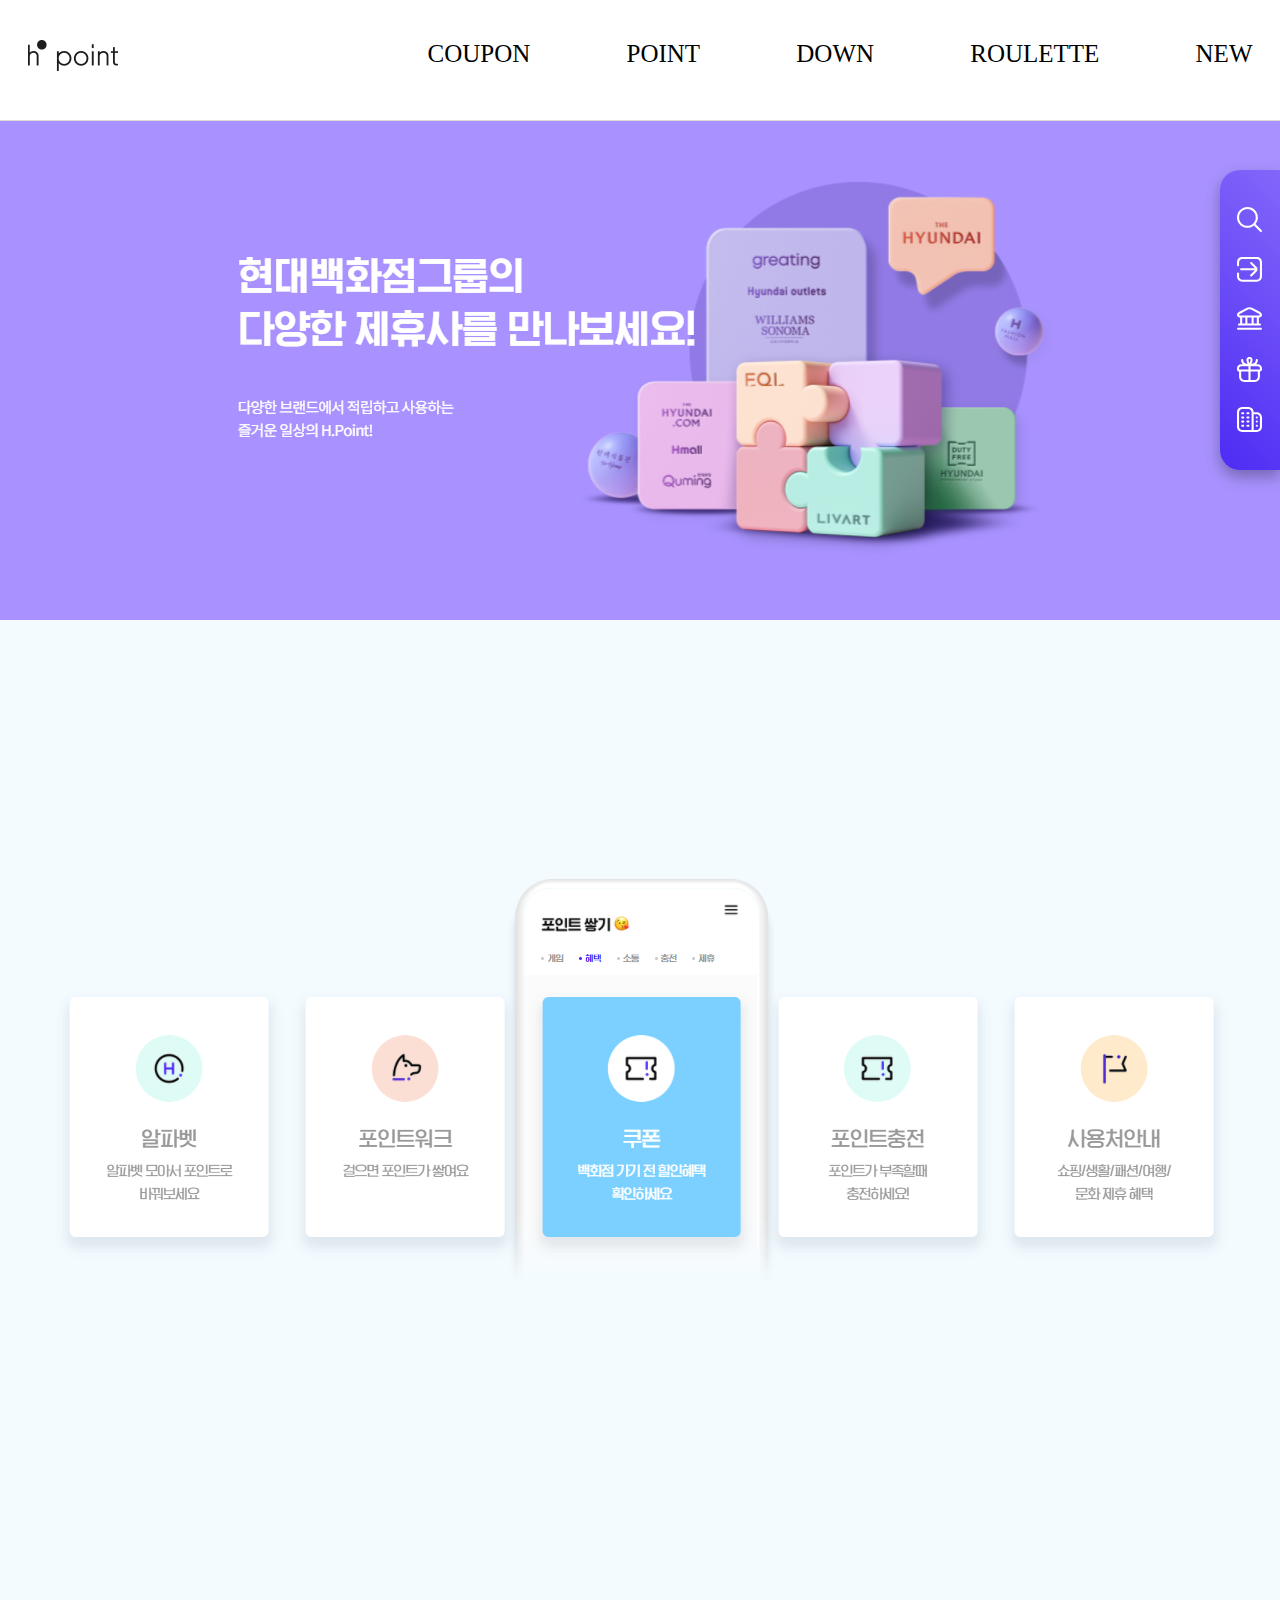
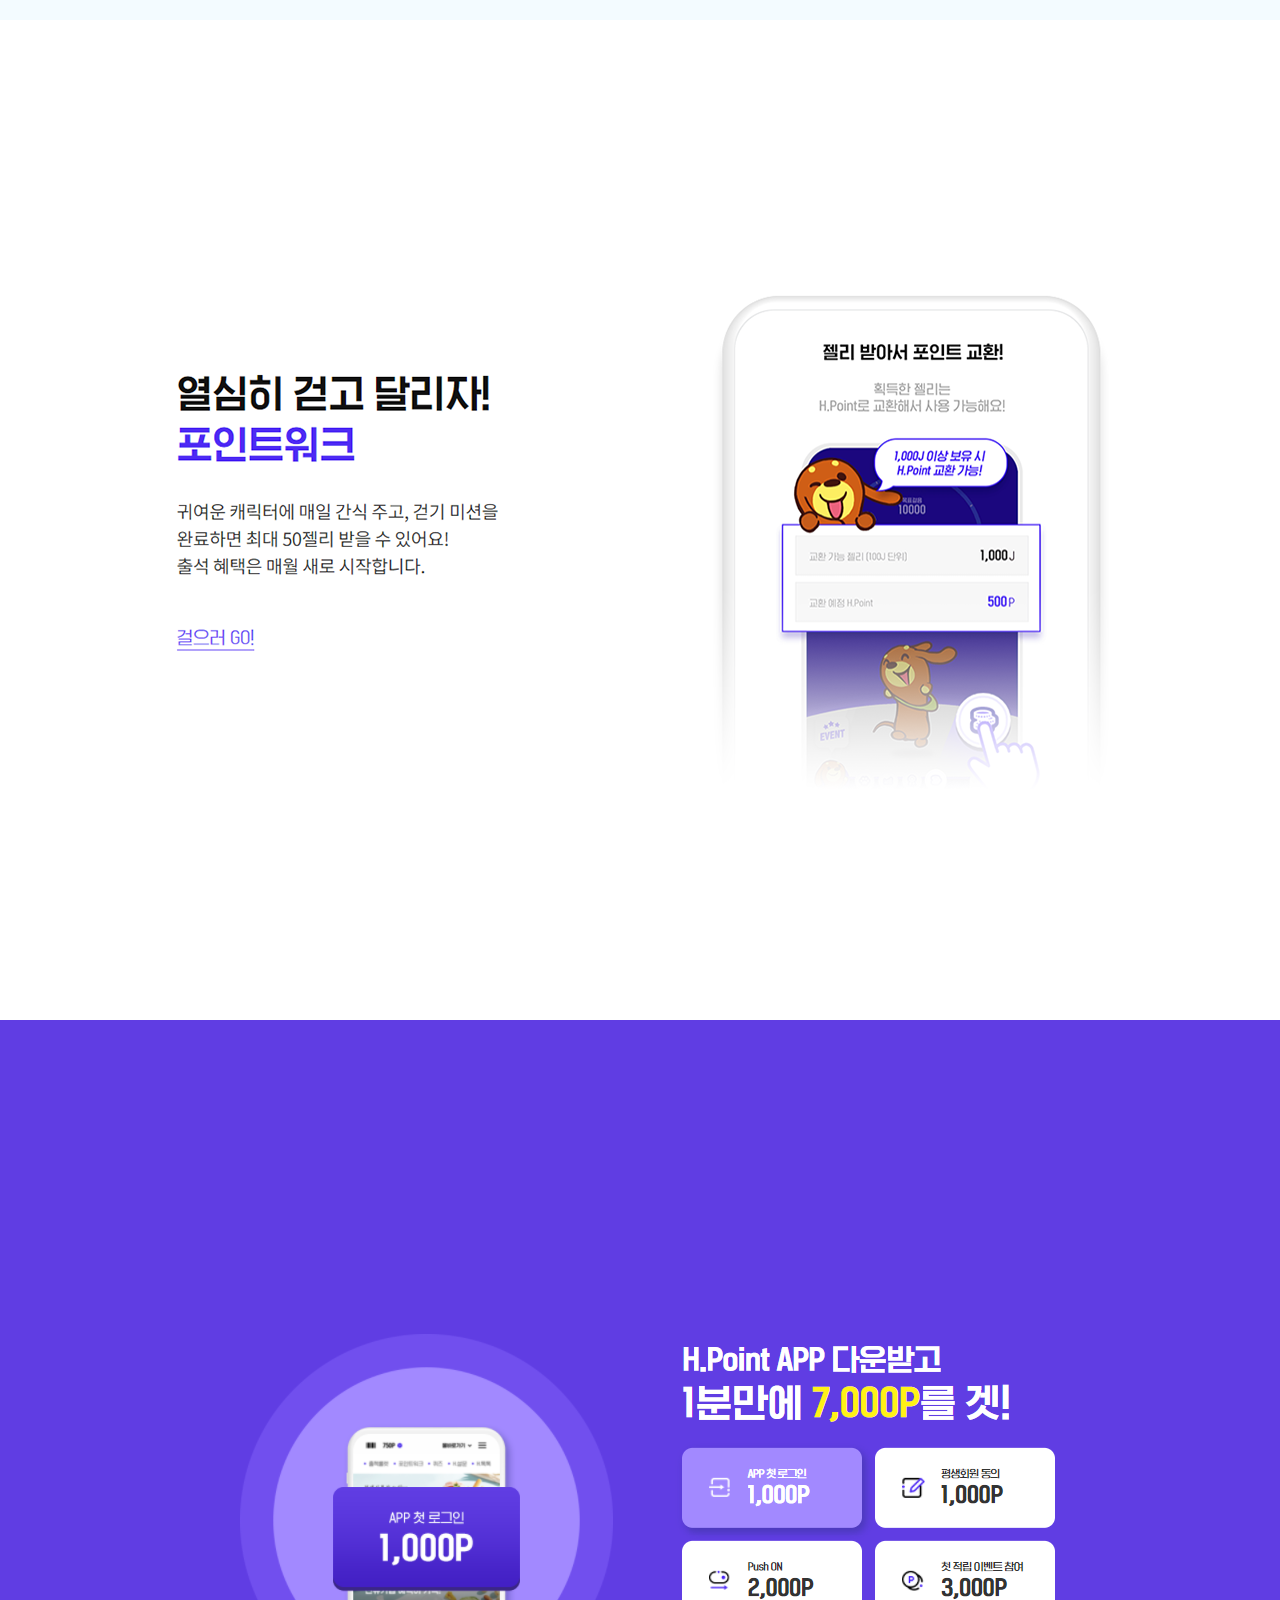
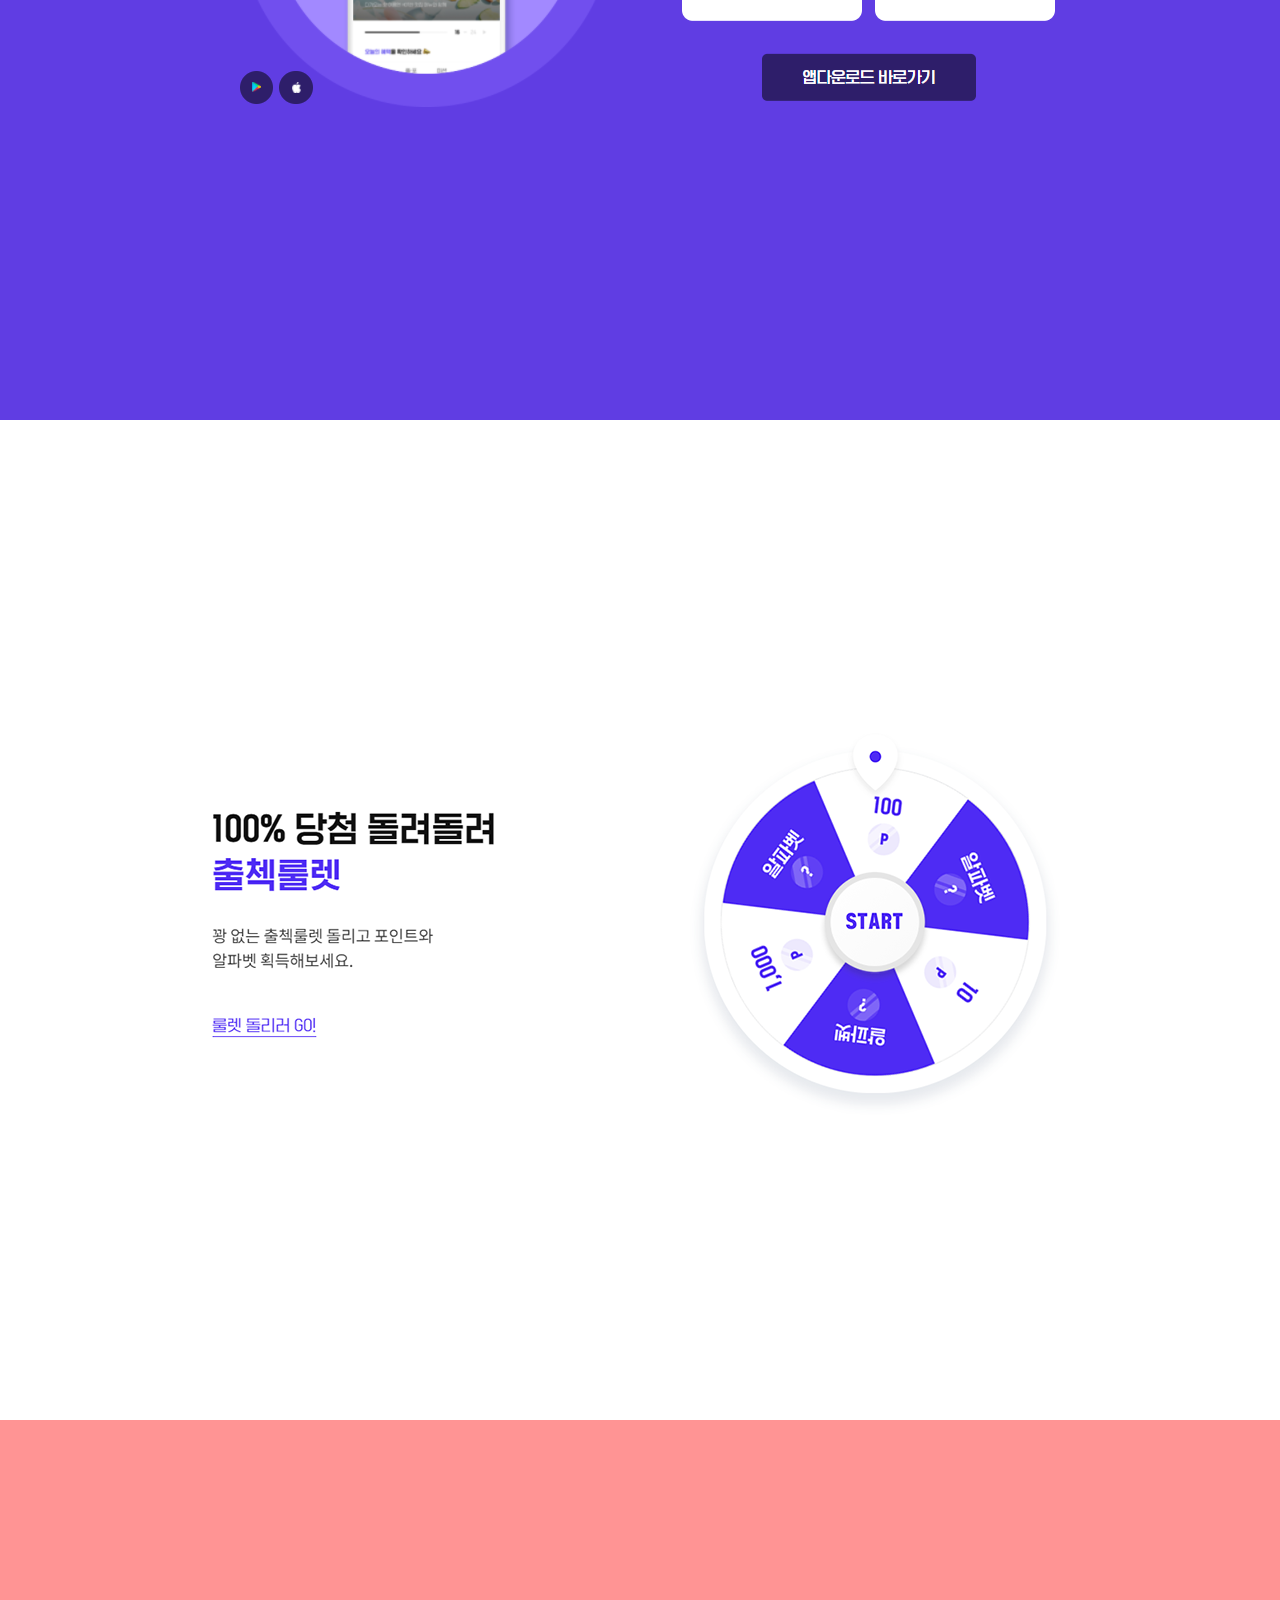
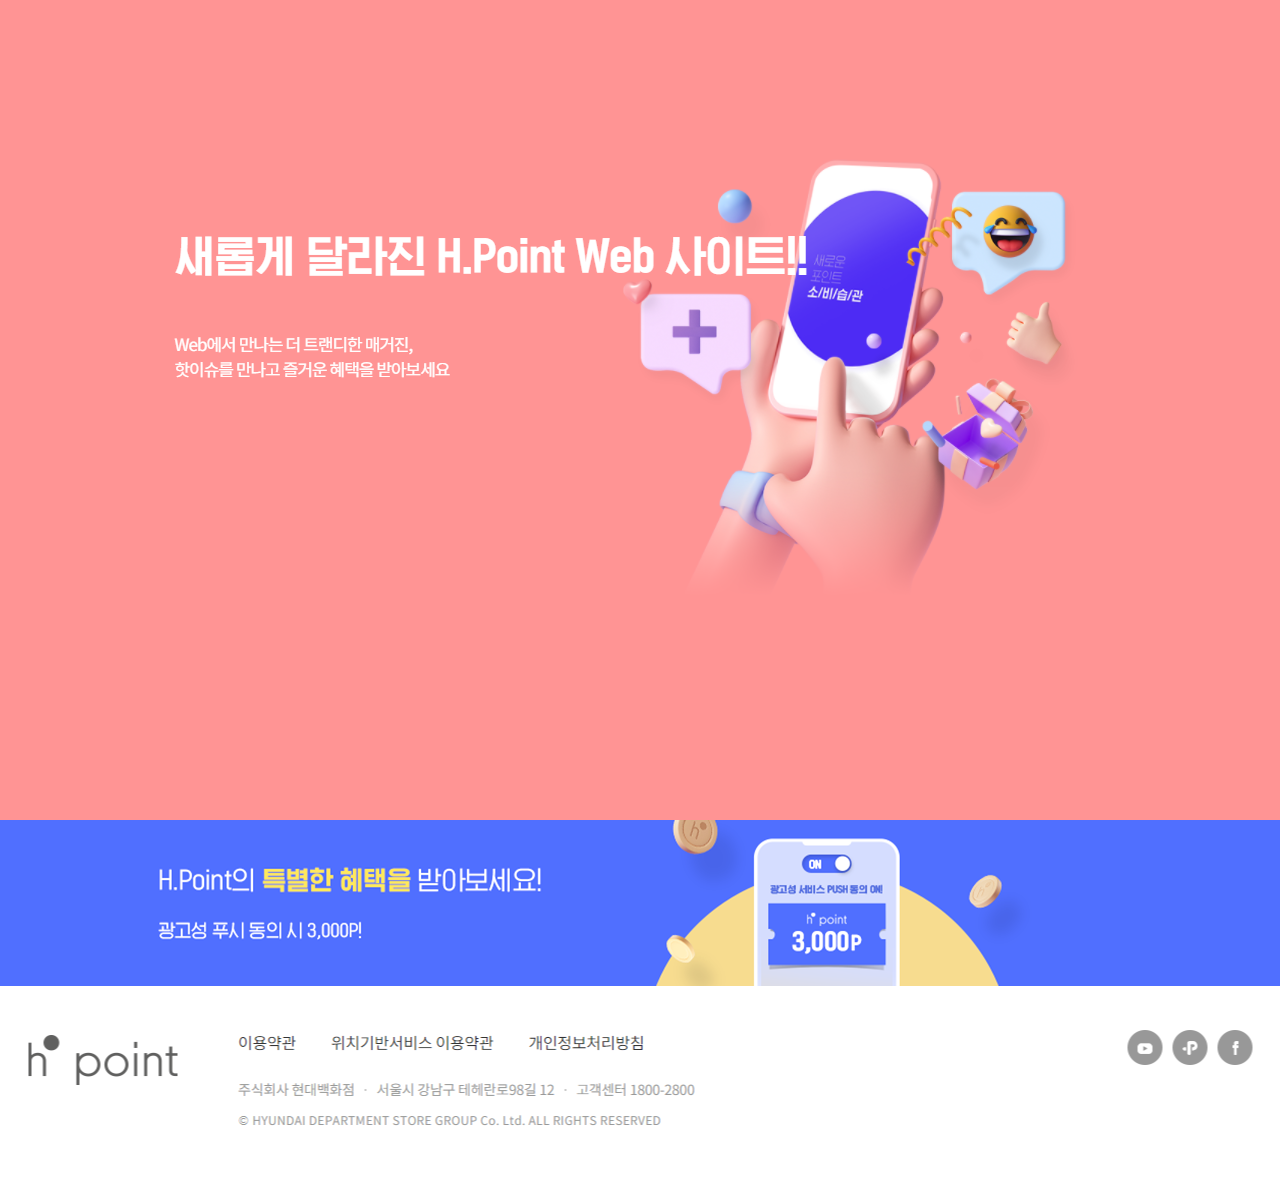
<file: index.html>
<!DOCTYPE html>
<html lang="ko">
<head>
    <meta charset="UTF-8">
    <meta http-equiv="X-UA-Compatible" content="IE=edge">
    <title>이유진 - 현대백화점그룹 통합맴버쉽</title>
    <link rel="shoutcut icon" href="./images/fv.png">
    <link href="https://fonts.googleapis.com/css2?family=Baloo+2:wght@500&family=Comfortaa:wght@300&family=Playball&family=Poiret+One&display=swap" rel="stylesheet">
    <link rel="stylesheet" href="./css/style.css">
    <script src="./script/jquery-1.11.3.js"></script>
    <script src="./script/script.js"></script>
</head>
<body>
    <div id="wrap">
        <header>
            <div class="headerInner">
            <h1 class="logo">
                <a href="#" class="logo_btn"><img src="./images/logo.png" alt="로고"></a>
            </h1>
            <div class="menu">
                <ul>
                    <li><a href="#a1">COUPON</a></li>
                    <li><a href="#a2">POINT</a></li>
                    <li><a href="#a3">DOWN</a></li>
                    <li><a href="#a4">ROULETTE</a></li>
                    <li><a href="#a5">NEW</a></li>
                </ul>
            </div>
            </div>
        </header>

        <div id="slide">
            <div class="slideInner">

            </div>
        </div>

        <div id="center">
            <div id="a1">
                <div class="a1Inner"> 
                    <!-- <div class="dot"></div>  -->
                </div>
            </div>
            <div id="a2">
                <div class="a2Inner"> 
                    <!-- <div class="dot"></div>  -->
                </div>
            </div>
            <div id="a3">
                <div class="a3Inner"> 
                    <!-- <div class="dot"></div>  -->
                </div>
            </div>
            <div id="a4">
                <div class="a4Inner"> 
                    <!-- <div class="dot"></div>  -->
                </div>
            </div>
            <div id="a5">
                <div class="a5Inner"> 
                    <!-- <div class="dot"></div>  -->
                </div>
            </div>
            <div id="banner">
                <div class="bannerInner"></div>
            </div>
        </div>

        <footer>
            <div class="footerInner">

            </div>
            <img src="./images/ico_ffooter_top.png" alt="클릭시최상단" class="btn_top">
        </footer>
    
    </div>

    <div id="quick">
        <ul>
            <li><span class="box"></span><a href="#" class="hs"></a></li>
            <li><span class="box"></span><a href="#" class="hl"></a></li>
            <li><span class="box"></span><a href="#" class="hh"></a></li>
            <li><span class="box"></span><a href="#" class="he"></a></li>
            <li><span class="box"></span><a href="#" class="hb"></a></li>
        </ul>
    </div>
</body>
</html>
</file>
<file: css/style.css>
@charset "UTF-8";

*{margin: 0;padding: 0;}
body {background: #fff;}
ul,li{margin: 0;padding: 0; list-style: none;}
a {text-decoration: none; color: #000;}

#wrap {width: 100%; position: relative; min-width: 1225px}
#wrap header {width: 100%; height: 120px; border-bottom: 1px solid #ddd;
    position: fixed; z-index: 1; background: #fff;}
#wrap header .headerInner {width: 1225px; margin: 0 auto; font-family: 'ballo 2'; font-size: 25px;}
#wrap header .headerInner .logo {width: 400px; float: left;}
#wrap header .headerInner .logo img {margin-top: 40px;}

#wrap header .headerInner .menu {width: 825px; float: left;}
#wrap header .headerInner .menu ul {display: flex; justify-content: space-between; margin-top: 40px;}
#wrap header .headerInner .menu ul a:hover {color: #4e2bf4; opacity: 0.7; transition: 1s;}

#wrap #slide {width: 100%; height: 620px; top: 120px; clear: both; background: #a992ff;}
#wrap #slide .slideInner {width: 1225px; height: 620px; margin: 0 auto;
background: url("../images/slide.png") no-repeat center 100px;}

#wrap #center {width: 100%;}

#wrap #center #a1 {height: 1000px; background: #f3fbff;}
#wrap #center #a1 .a1Inner {width: 1225px; height: 1000px; margin: 0 auto; 
    /* border: 1px solid #000; position: relative; */
    background: url("../images/01.png")no-repeat center center; background-size: 1225px 1000px;}
/* #wrap #center #a1 .a1Inner .dot {width: 20px; height: 20px; background: pink; border-radius: 50%; 
    position: absolute; top: 30px; right: 30px;} */

#wrap #center #a2 {height: 1000px; background: #fff;}
#wrap #center #a2 .a2Inner {width: 1225px; height: 1000px; margin: 0 auto; 
    /* border: 1px solid #000; position: relative; */
    background: url("../images/02.png")no-repeat center center; background-size: 1225px 1000px;}
/* #wrap #center #a2 .a2Inner .dot {width: 20px; height: 20px; background: pink; border-radius: 50%; 
        position: absolute; top: 30px; right: 30px;} */

#wrap #center #a3 {height: 1000px; background: #603de3;}
#wrap #center #a3 .a3Inner {width: 1225px; height: 1000px; margin: 0 auto; 
    /* border: 1px solid #000; position: relative; */
    background: url("../images/03.png")no-repeat center center; background-size: 1225px 1000px;}
/* #wrap #center #a3 .a3Inner .dot {width: 20px; height: 20px; background: pink; border-radius: 50%; 
        position: absolute; top: 30px; right: 30px;} */

#wrap #center #a4 {height: 1000px; background: #fff;}
#wrap #center #a4 .a4Inner {width: 1225px; height: 1000px; margin: 0 auto; 
    /* border: 1px solid #000; position: relative; */
    background: url("../images/04.png")no-repeat center center; background-size: 1225px 1000px;}
/* #wrap #center #a4 .a4Inner .dot {width: 20px; height: 20px; background: pink; border-radius: 50%; 
        position: absolute; top: 30px; right: 30px;} */

#wrap #center #a5 {height: 1000px; background: #ff9494;}
#wrap #center #a5 .a5Inner {width: 1225px; height: 1000px; margin: 0 auto; 
    /* border: 1px solid #000; position: relative; */
    background: url("../images/05.png")no-repeat center center; background-size: 1225px 1000px;}
/* #wrap #center #a5 .a5Inner .dot {width: 20px; height: 20px; background: pink; border-radius: 50%; 
        position: absolute; top: 30px; right: 30px;} */


#wrap #banner {height: 166px; background: #506fff;}
#wrap #banner .bannerInner{height: 166px; width: 1225px; margin: 0 auto;
    background: url(../images/banner.png)no-repeat center center;}

#wrap footer {height: 200px; background: #fff;}
#wrap footer .footerInner{height: 200px; width: 1225px; margin: 0 auto;
    background: url(../images/footer.png)no-repeat center center; background-size: cover;}

/* quick 고정 (트렌지션) */
#quick {width: 60px; height: 300px; background: linear-gradient(45deg, #4e2bf4, #8367fa);
    position: fixed; right: 0; top: 170px; 
    border-top-left-radius: 20px;
    border-bottom-left-radius: 20px;
    box-shadow: 0 7px 15px rgba(0,0,0,0.3);}
#quick ul {padding-top: 20px;}
#quick ul li {width: 40px; height: 40px; margin: 10px;
    cursor: pointer;
    position: relative;} /* 기준점 중요 */


/* 움직이는 동그라미 */
#quick ul li .box {width: 2px; height: 2px; border-radius: 50%; 
    transition: 0.3s;
    position: absolute; top: 19px; left: 19px;
}
#quick ul li:hover .box {width: 40px; height: 40px;
    background: #fff; border-radius: 50%; 
    position: absolute; top: 0; left: 0;}

#quick ul li a {position: absolute; left: 7px; top: 7px;
    background: url(../images/quick.svg)no-repeat;
    width: 25px; height: 25px; display: block;
    background-size: 25px 125px; transition: 0.3s;}

#quick ul li a.hs {background-position: 0 0;}
#quick ul li a.hl {background-position: 0 -27px;}
#quick ul li a.hh {background-position: 0 -52px; width: 25px; height: 23px;}
#quick ul li a.he {background-position: 0 -75px;}
#quick ul li a.hb {background-position: 0 -100px;}

#quick ul li:hover a {background: url(../images/quickHover.svg)no-repeat;
    background-size: 25px 125px;}
#quick ul li:hover a.hs {background-position: 0 0;}
#quick ul li:hover a.hl {background-position: 0 -27px;}
#quick ul li:hover a.hh {background-position: 0 -52px; width: 25px; height: 23px;}
#quick ul li:hover a.he {background-position: 0 -75px;}
#quick ul li:hover a.hb {background-position: 0 -100px;}




/* 하단화살표 */
.btn_top {position: fixed; right: 10px; bottom: 10px; width: 105px; height: 105px; 
    cursor: pointer; z-index: 2; display: none;}
</file>
